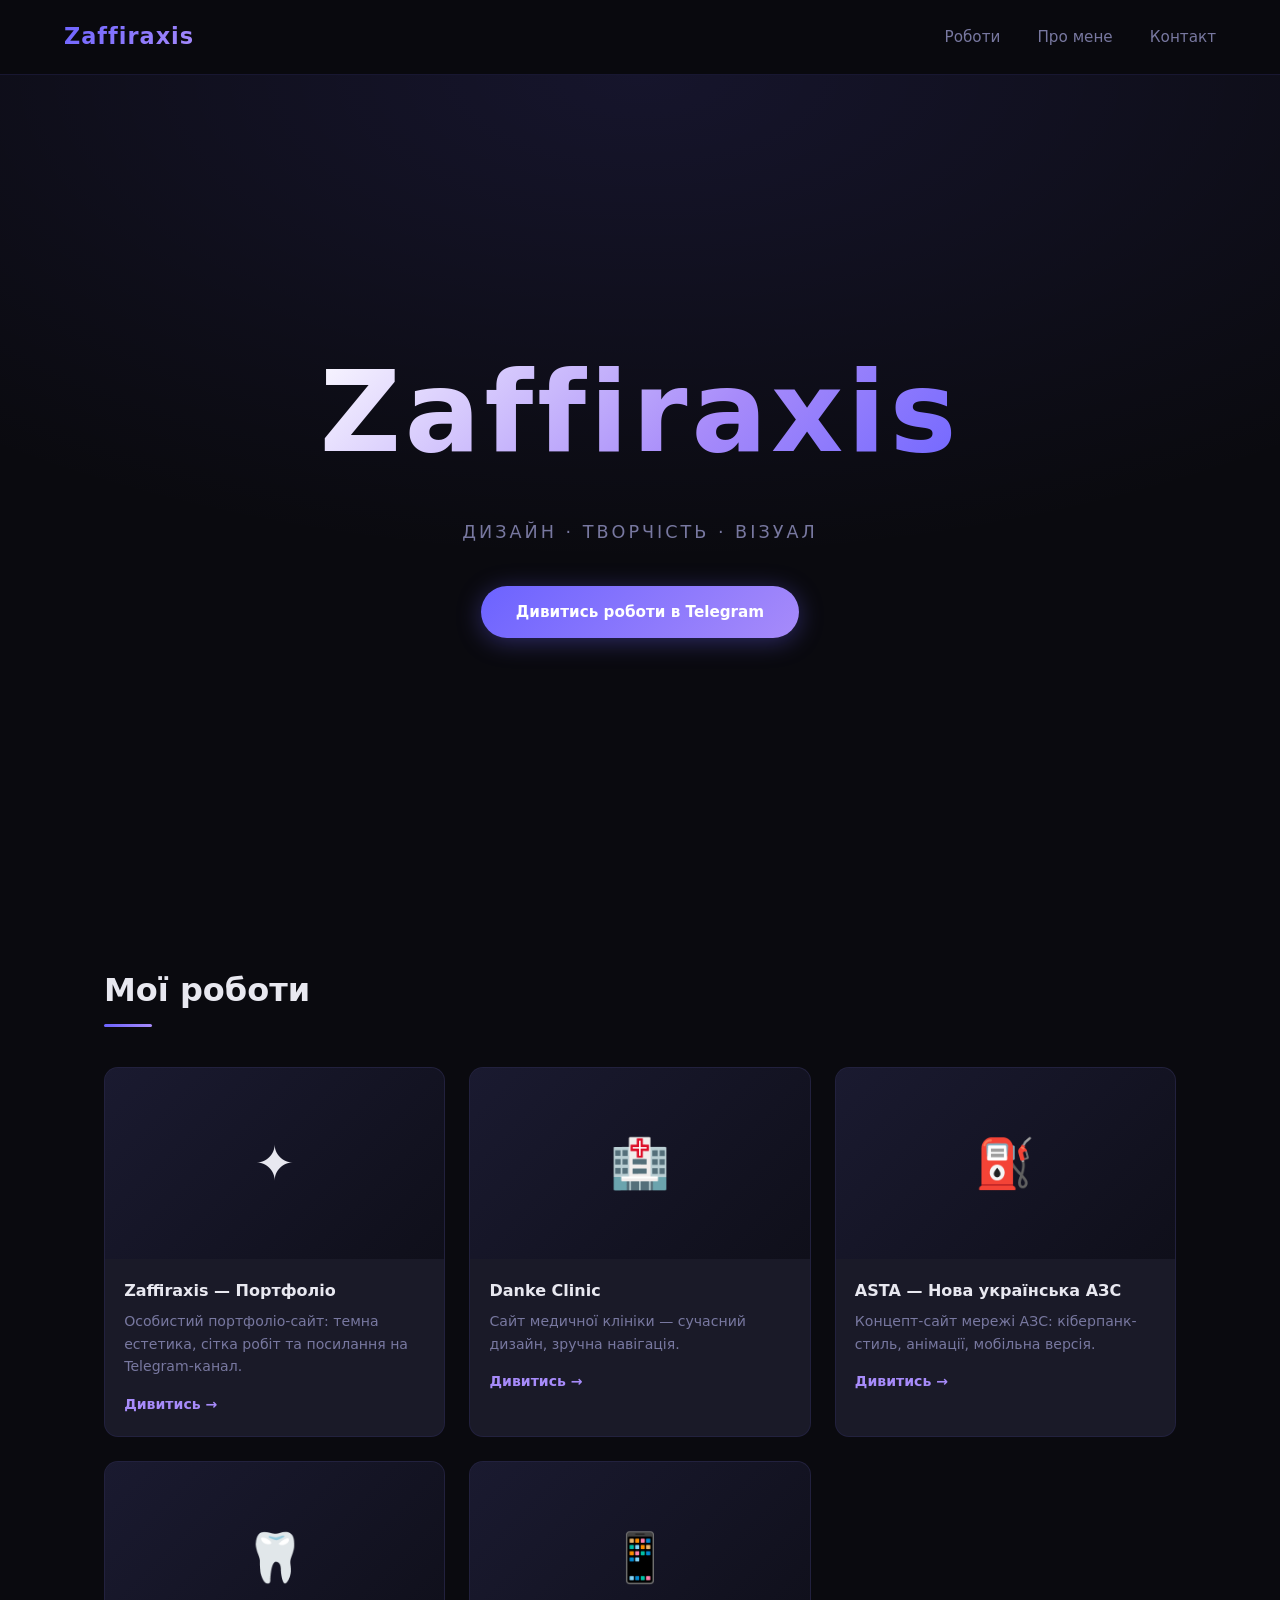
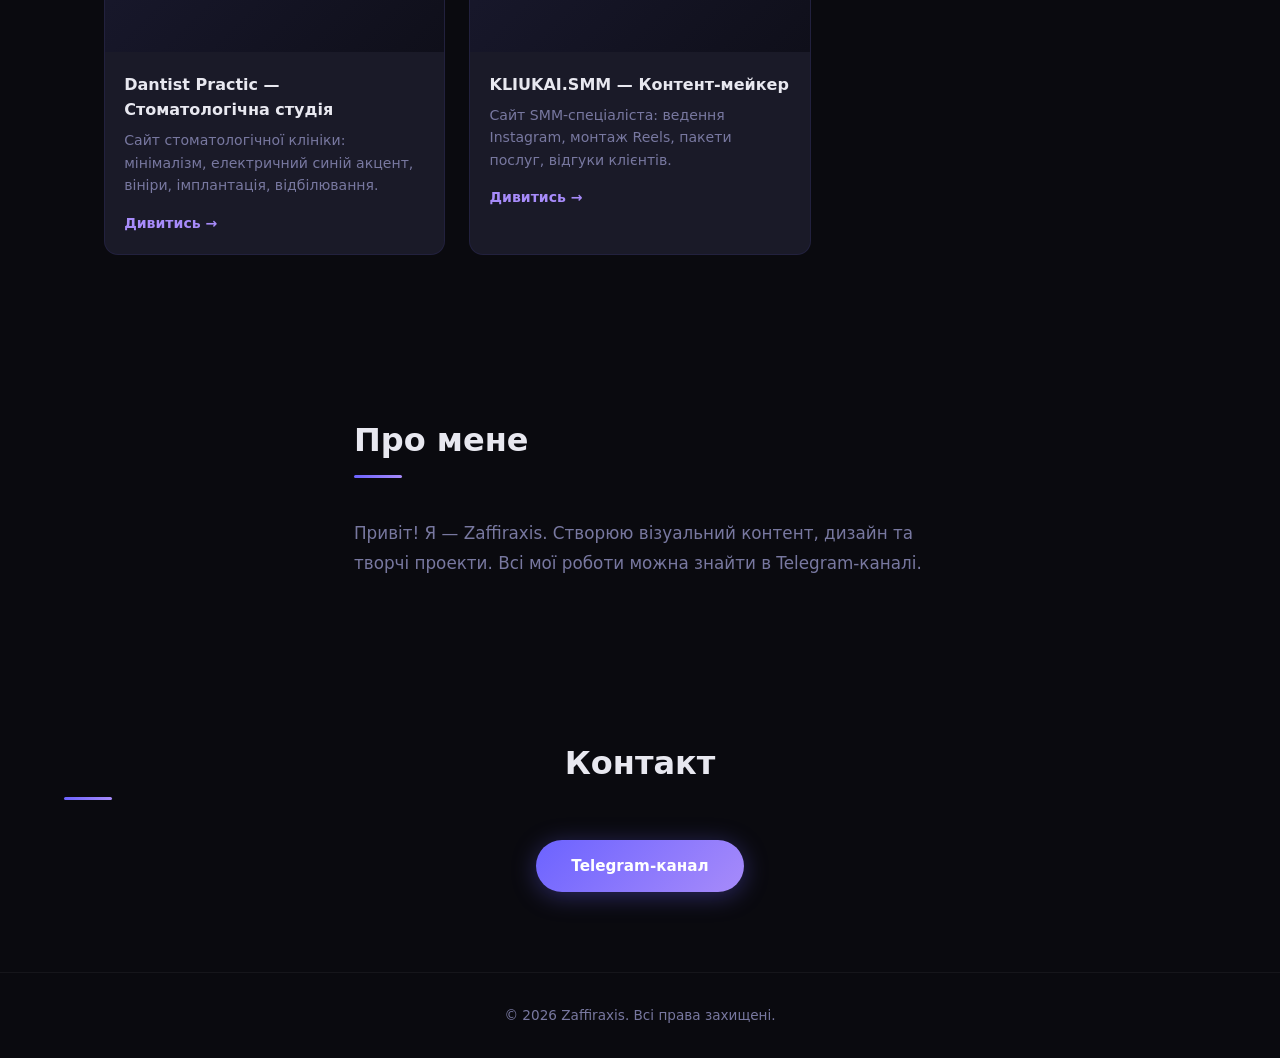
<file: index.html>
<!DOCTYPE html>
<html lang="uk">
<head>
  <meta charset="UTF-8" />
  <meta name="viewport" content="width=device-width, initial-scale=1.0" />
  <title>Zaffiraxis — Портфоліо</title>
  <link rel="stylesheet" href="styles.css" />
</head>
<body>

  <header>
    <div class="logo">Zaffiraxis</div>
    <nav>
      <a href="#works">Роботи</a>
      <a href="#about">Про мене</a>
      <a href="#contact">Контакт</a>
    </nav>
  </header>

  <section class="hero">
    <h1>Zaffiraxis</h1>
    <p class="tagline">Дизайн · Творчість · Візуал</p>
    <a href="https://t.me/+p4AohylXa_0xY2Vi" target="_blank" class="btn-tg">Дивитись роботи в Telegram</a>
  </section>

  <section id="works" class="works">
    <h2>Мої роботи</h2>
    <div class="grid" id="works-grid">

      <!-- Портфоліо-сайт -->
      <div class="card">
        <div class="card-thumb">
          <div class="placeholder">✦</div>
        </div>
        <div class="card-info">
          <h3>Zaffiraxis — Портфоліо</h3>
          <p>Особистий портфоліо-сайт: темна естетика, сітка робіт та посилання на Telegram-канал.</p>
          <a href="https://t.me/+p4AohylXa_0xY2Vi" target="_blank">Дивитись →</a>
        </div>
      </div>

      <!-- Danke Clinic -->
      <div class="card">
        <div class="card-thumb">
          <div class="placeholder">🏥</div>
        </div>
        <div class="card-info">
          <h3>Danke Clinic</h3>
          <p>Сайт медичної клініки — сучасний дизайн, зручна навігація.</p>
          <a href="https://zaffiraxis.github.io/Danke-Clinic/" target="_blank">Дивитись →</a>
        </div>
      </div>

      <!-- ASTA -->
      <div class="card">
        <div class="card-thumb">
          <div class="placeholder">⛽</div>
        </div>
        <div class="card-info">
          <h3>ASTA — Нова українська АЗС</h3>
          <p>Концепт-сайт мережі АЗС: кіберпанк-стиль, анімації, мобільна версія.</p>
          <a href="asta/" target="_blank">Дивитись →</a>
        </div>
      </div>

      <!-- Dantist Practic -->
      <div class="card">
        <div class="card-thumb">
          <div class="placeholder">🦷</div>
        </div>
        <div class="card-info">
          <h3>Dantist Practic — Стоматологічна студія</h3>
          <p>Сайт стоматологічної клініки: мінімалізм, електричний синій акцент, вініри, імплантація, відбілювання.</p>
          <a href="dantist/" target="_blank">Дивитись →</a>
        </div>
      </div>

      <!-- KLIUKAI.SMM -->
      <div class="card">
        <div class="card-thumb">
          <div class="placeholder">📱</div>
        </div>
        <div class="card-info">
          <h3>KLIUKAI.SMM — Контент-мейкер</h3>
          <p>Сайт SMM-спеціаліста: ведення Instagram, монтаж Reels, пакети послуг, відгуки клієнтів.</p>
          <a href="kliukai/" target="_blank">Дивитись →</a>
        </div>
      </div>

      <!-- Додавай нові картки нижче за цим шаблоном:
      <div class="card">
        <div class="card-thumb">
          <img src="images/work2.jpg" alt="Назва роботи" />
        </div>
        <div class="card-info">
          <h3>Назва роботи</h3>
          <p>Короткий опис проекту</p>
          <a href="ПОСИЛАННЯ" target="_blank">Дивитись →</a>
        </div>
      </div>
      -->

    </div>
  </section>

  <section id="about" class="about">
    <h2>Про мене</h2>
    <p>Привіт! Я — Zaffiraxis. Створюю візуальний контент, дизайн та творчі проекти. Всі мої роботи можна знайти в Telegram-каналі.</p>
  </section>

  <section id="contact" class="contact">
    <h2>Контакт</h2>
    <a href="https://t.me/+p4AohylXa_0xY2Vi" target="_blank" class="btn-tg">Telegram-канал</a>
  </section>

  <footer>
    <p>© 2026 Zaffiraxis. Всі права захищені.</p>
  </footer>

</body>
</html>
</file>
<file: styles.css>
* {
  margin: 0;
  padding: 0;
  box-sizing: border-box;
}

:root {
  --bg: #0a0a0f;
  --surface: #13131c;
  --accent: #6c63ff;
  --accent2: #a78bfa;
  --text: #e8e8f0;
  --muted: #7878a0;
  --card-bg: #1a1a28;
  --radius: 14px;
}

body {
  background: var(--bg);
  color: var(--text);
  font-family: 'Segoe UI', system-ui, sans-serif;
  line-height: 1.6;
}

/* ── Header ── */
header {
  display: flex;
  justify-content: space-between;
  align-items: center;
  padding: 1.2rem 5%;
  position: sticky;
  top: 0;
  background: rgba(10, 10, 15, 0.85);
  backdrop-filter: blur(12px);
  border-bottom: 1px solid rgba(108, 99, 255, 0.15);
  z-index: 100;
}

.logo {
  font-size: 1.4rem;
  font-weight: 700;
  background: linear-gradient(135deg, var(--accent), var(--accent2));
  -webkit-background-clip: text;
  -webkit-text-fill-color: transparent;
  background-clip: text;
  letter-spacing: 1px;
}

nav a {
  color: var(--muted);
  text-decoration: none;
  margin-left: 2rem;
  font-size: 0.95rem;
  transition: color 0.2s;
}

nav a:hover {
  color: var(--accent2);
}

/* ── Hero ── */
.hero {
  min-height: 90vh;
  display: flex;
  flex-direction: column;
  justify-content: center;
  align-items: center;
  text-align: center;
  padding: 4rem 5%;
  background: radial-gradient(ellipse 80% 60% at 50% 0%, rgba(108, 99, 255, 0.12), transparent);
}

.hero h1 {
  font-size: clamp(3rem, 10vw, 7rem);
  font-weight: 800;
  background: linear-gradient(135deg, #fff 0%, var(--accent2) 60%, var(--accent) 100%);
  -webkit-background-clip: text;
  -webkit-text-fill-color: transparent;
  background-clip: text;
  letter-spacing: 4px;
  margin-bottom: 1rem;
}

.tagline {
  color: var(--muted);
  font-size: 1.1rem;
  letter-spacing: 3px;
  text-transform: uppercase;
  margin-bottom: 2.5rem;
}

.btn-tg {
  display: inline-block;
  padding: 0.85rem 2.2rem;
  background: linear-gradient(135deg, var(--accent), var(--accent2));
  color: #fff;
  text-decoration: none;
  border-radius: 50px;
  font-weight: 600;
  font-size: 0.95rem;
  transition: transform 0.2s, box-shadow 0.2s;
  box-shadow: 0 4px 24px rgba(108, 99, 255, 0.35);
}

.btn-tg:hover {
  transform: translateY(-2px);
  box-shadow: 0 8px 32px rgba(108, 99, 255, 0.5);
}

/* ── Sections ── */
section {
  padding: 5rem 5%;
}

section h2 {
  font-size: 2rem;
  font-weight: 700;
  margin-bottom: 2.5rem;
  color: var(--text);
  position: relative;
}

section h2::after {
  content: '';
  display: block;
  width: 48px;
  height: 3px;
  background: linear-gradient(90deg, var(--accent), var(--accent2));
  border-radius: 2px;
  margin-top: 0.5rem;
}

/* ── Works Grid ── */
.works {
  max-width: 1200px;
  margin: 0 auto;
}

.grid {
  display: grid;
  grid-template-columns: repeat(auto-fill, minmax(280px, 1fr));
  gap: 1.5rem;
}

.card {
  background: var(--card-bg);
  border-radius: var(--radius);
  overflow: hidden;
  border: 1px solid rgba(108, 99, 255, 0.1);
  transition: transform 0.25s, box-shadow 0.25s;
}

.card:hover {
  transform: translateY(-4px);
  box-shadow: 0 12px 40px rgba(108, 99, 255, 0.2);
}

.card-thumb {
  width: 100%;
  aspect-ratio: 16/9;
  overflow: hidden;
  background: #0f0f1a;
}

.card-thumb img {
  width: 100%;
  height: 100%;
  object-fit: cover;
}

.placeholder {
  width: 100%;
  height: 100%;
  display: flex;
  align-items: center;
  justify-content: center;
  font-size: 3rem;
  background: linear-gradient(135deg, #1a1a30, #0f0f1a);
}

.card-info {
  padding: 1.2rem;
}

.card-info h3 {
  font-size: 1rem;
  font-weight: 600;
  margin-bottom: 0.4rem;
}

.card-info p {
  color: var(--muted);
  font-size: 0.88rem;
  margin-bottom: 0.8rem;
}

.card-info a {
  color: var(--accent2);
  text-decoration: none;
  font-size: 0.88rem;
  font-weight: 600;
  transition: color 0.2s;
}

.card-info a:hover {
  color: #fff;
}

/* ── About ── */
.about {
  max-width: 700px;
  margin: 0 auto;
}

.about p {
  color: var(--muted);
  font-size: 1.05rem;
  line-height: 1.8;
}

/* ── Contact ── */
.contact {
  text-align: center;
}

/* ── Footer ── */
footer {
  text-align: center;
  padding: 2rem;
  color: var(--muted);
  font-size: 0.85rem;
  border-top: 1px solid rgba(255,255,255,0.05);
}

/* ── Responsive ── */
@media (max-width: 600px) {
  nav a { margin-left: 1rem; font-size: 0.85rem; }
  .hero h1 { letter-spacing: 2px; }
}
</file>
